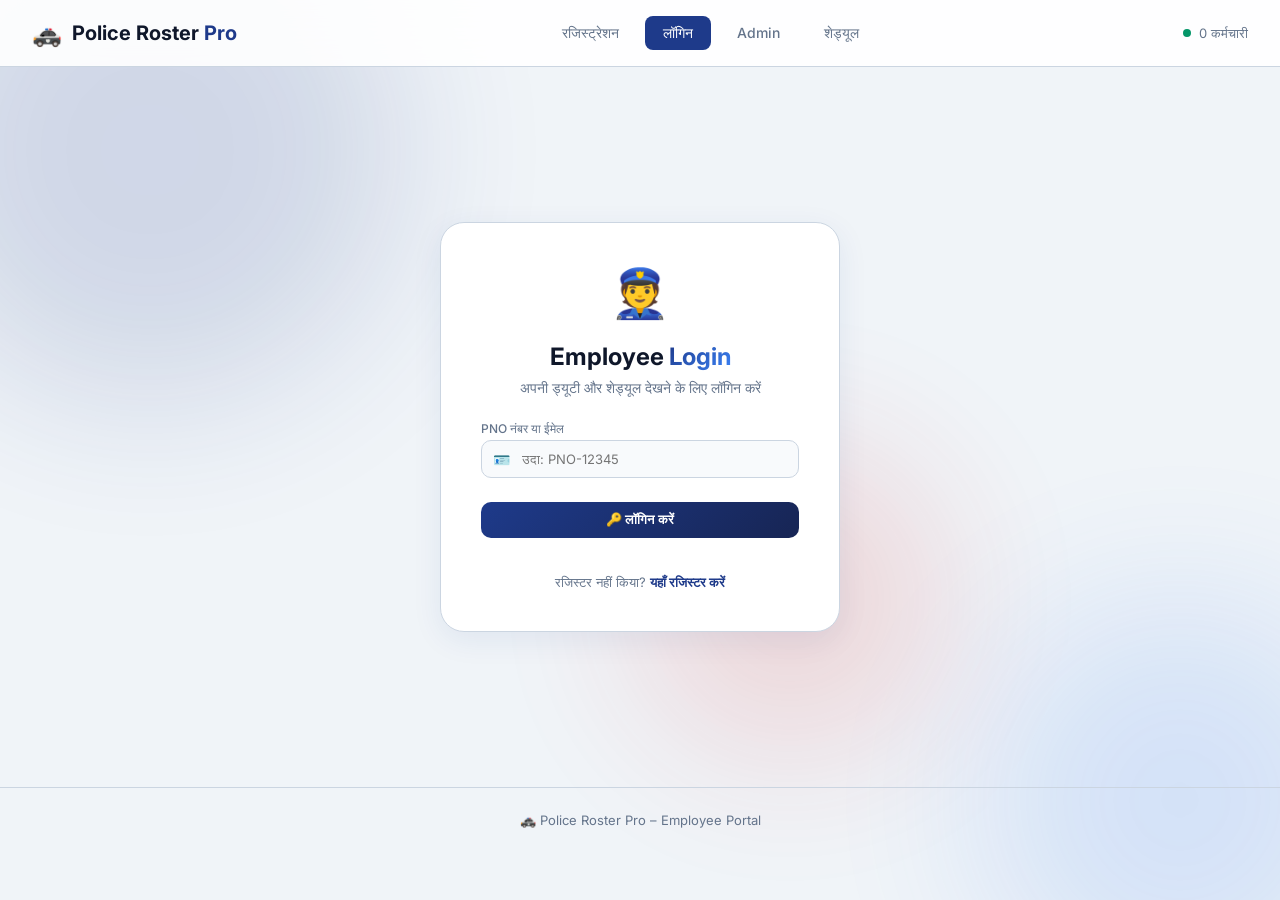
<file: login.html>
<!DOCTYPE html>
<html lang="hi">
<head>
  <meta charset="UTF-8"/>
  <meta name="viewport" content="width=device-width,initial-scale=1.0,maximum-scale=1.0"/>
  <title>Police Roster Pro – Employee Login</title>
  <link href="https://fonts.googleapis.com/css2?family=Inter:wght@300;400;500;600;700;800&display=swap" rel="stylesheet">
  <link rel="stylesheet" href="styles.css"/>
</head>
<body>
  <div class="bg-animated"><div class="orb orb-1"></div><div class="orb orb-2"></div><div class="orb orb-3"></div></div>

  <nav class="navbar">
    <div class="nav-brand"><span class="nav-logo">🚓</span><span class="nav-title">Police Roster <span class="accent">Pro</span></span></div>
    <div class="nav-links">
      <a href="index.html" class="nav-link">रजिस्ट्रेशन</a>
      <a href="login.html" class="nav-link active">लॉगिन</a>
      <a href="admin.html" class="nav-link">Admin</a>
      <a href="schedule.html" class="nav-link">शेड्यूल</a>
    </div>
    <div class="nav-badge"><span class="pulse-dot"></span><span id="nav-user-count">0 कर्मचारी</span></div>
    <button class="hamburger" id="hamburger" onclick="toggleMenu()" aria-label="Menu">
      <span></span><span></span><span></span>
    </button>
  </nav>
  <div class="mobile-nav" id="mobileNav">
    <a href="index.html" class="nav-link" onclick="closeMenu()">📝 रजिस्ट्रेशन</a>
    <a href="login.html" class="nav-link active" onclick="closeMenu()">🔑 लॉगिन</a>
    <a href="admin.html" class="nav-link" onclick="closeMenu()">🛡️ Admin डैशबोर्ड</a>
    <a href="schedule.html" class="nav-link" onclick="closeMenu()">📅 शेड्यूल</a>
  </div>

  <div id="loginSection" style="position:relative;z-index:2;min-height:80vh;display:flex;align-items:center;justify-content:center;">
    <div class="glass-card" style="max-width:400px;width:90%;text-align:center;">
      <div style="font-size:48px;margin-bottom:20px;">👮</div>
      <h2 style="margin-bottom:8px;">Employee <span class="gradient-text">Login</span></h2>
      <p style="color:var(--text-muted);font-size:14px;margin-bottom:24px;">अपनी ड्यूटी और शेड्यूल देखने के लिए लॉगिन करें</p>
      
      <div class="form-group" style="margin-bottom:24px;text-align:left;">
        <label>PNO नंबर या ईमेल</label>
        <div class="inp-wrap"><span class="inp-icon">🪪</span><input type="text" id="empId" placeholder="उदा: PNO-12345"/></div>
      </div>
      
      <button class="btn-next" onclick="handleEmpLogin()" style="width:100%;margin-bottom:16px;">🔑 लॉगिन करें</button>
      
      <p style="color:var(--text-muted);font-size:13px;margin-top:20px;">
        रजिस्टर नहीं किया? <a href="index.html" style="color:var(--primary);font-weight:600;">यहाँ रजिस्टर करें</a>
      </p>
    </div>
  </div>

  <div class="toast" id="toast"><span id="toast-msg"></span></div>
  <footer class="footer"><div class="container"><p>🚓 Police Roster Pro – Employee Portal</p></div></footer>

  <script src="app.js"></script>
  <script>
    function handleEmpLogin() {
      const pno = document.getElementById('empId').value.trim().toLowerCase();
      if (!pno) {
        return showToast('⚠️ PNO नंबर या ईमेल दर्ज करें!', 'warning');
      }
      
      const emps = getEmployees();
      const emp = emps.find(e => 
        (e.employeeId && e.employeeId.toLowerCase() === pno) || 
        (e.email && e.email.toLowerCase() === pno)
      );
      
      if (emp) {
        sessionStorage.setItem('isEmpLoggedIn', 'true');
        sessionStorage.setItem('loggedInEmpId', emp.id);
        showToast('✅ लॉगिन सफल!');
        setTimeout(() => {
          window.location.href = 'schedule.html';
        }, 1000);
      } else {
        showToast('❌ कर्मचारी नहीं मिला! कृपया सही PNO दर्ज करें।', 'error');
      }
    }

    function toggleMenu(){const h=document.getElementById('hamburger');const n=document.getElementById('mobileNav');h.classList.toggle('open');n.classList.toggle('open');}
    function closeMenu(){document.getElementById('hamburger').classList.remove('open');document.getElementById('mobileNav').classList.remove('open');}
    
    window.addEventListener('DOMContentLoaded', () => {
      updateNavCount();
    });
  </script>
</body>
</html>
</file>
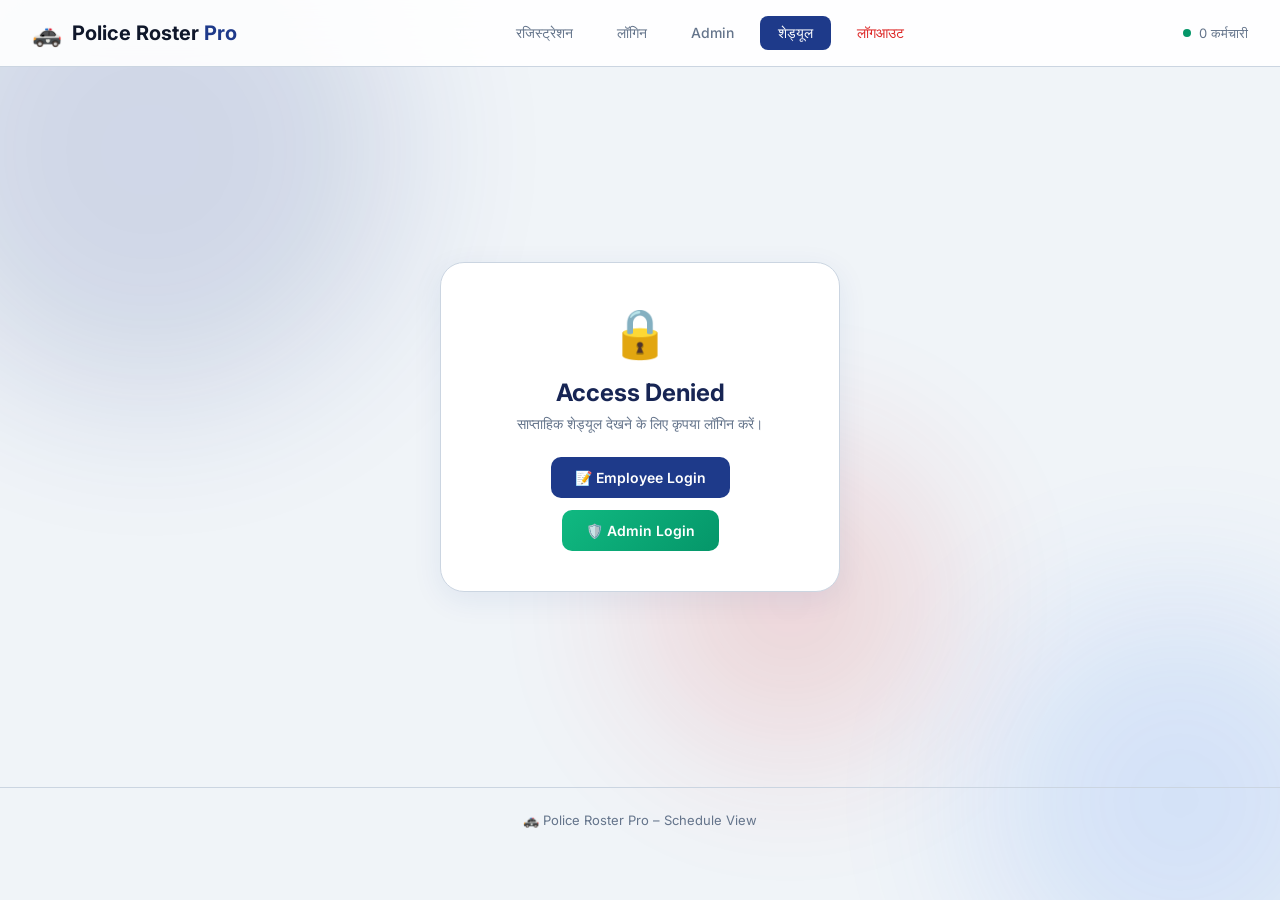
<file: schedule.html>
<!DOCTYPE html>
<html lang="hi">
<head>
  <meta charset="UTF-8"/>
  <meta name="viewport" content="width=device-width,initial-scale=1.0,maximum-scale=1.0"/>
  <title>Police Roster Pro – साप्ताहिक शेड्यूल</title>
  <link href="https://fonts.googleapis.com/css2?family=Inter:wght@300;400;500;600;700;800&display=swap" rel="stylesheet">
  <link rel="stylesheet" href="styles.css"/>
  <style>
    .sched-container { overflow-x: auto; }
    .sched-table { width: 100%; border-collapse: collapse; min-width: 700px; }
    .sched-table th { background: rgba(108,99,255,0.25); padding: 12px 10px; font-size: 13px; font-weight: 600; text-align: center; border: 1px solid var(--border); }
    .sched-table td { padding: 10px 8px; border: 1px solid var(--border); vertical-align: top; font-size: 12px; min-height: 60px; background: rgba(255,255,255,0.02); }
    .sched-table .shift-label { font-size: 13px; font-weight: 700; color: var(--primary); background: rgba(108,99,255,0.1); padding: 8px 12px; border-right: 2px solid var(--primary); }
    .emp-chip { display: inline-block; padding: 4px 10px; border-radius: 8px; font-size: 11px; font-weight: 500; margin: 2px; }
    .chip-morning { background: rgba(245,158,11,0.2); color: #f59e0b; border: 1px solid rgba(245,158,11,0.4); }
    .chip-afternoon { background: rgba(0,210,255,0.2); color: #00d2ff; border: 1px solid rgba(0,210,255,0.4); }
    .chip-night { background: rgba(167,139,250,0.2); color: #a78bfa; border: 1px solid rgba(167,139,250,0.4); }
    .chip-empty { background: rgba(239,68,68,0.15); color: #ef4444; border: 1px solid rgba(239,68,68,0.4); font-style: italic; }
    .swap-card { background: var(--card); border: 1px solid var(--border); border-radius: 16px; padding: 20px; margin-bottom: 12px; display: flex; align-items: center; justify-content: space-between; flex-wrap: wrap; gap: 12px; }
    .swap-info { font-size: 14px; }
    .swap-info strong { display: block; margin-bottom: 4px; }
    .swap-info small { color: var(--text-muted); font-size: 12px; }
    .swap-btns { display: flex; gap: 8px; }
    .btn-approve { padding: 8px 16px; background: rgba(16,185,129,0.2); border: 1px solid var(--success); color: var(--success); border-radius: 8px; cursor: pointer; font-size: 13px; transition: .2s; }
    .btn-approve:hover { background: var(--success); color: #fff; }
    .btn-reject { padding: 8px 16px; background: rgba(239,68,68,0.15); border: 1px solid var(--danger); color: var(--danger); border-radius: 8px; cursor: pointer; font-size: 13px; transition: .2s; }
    .btn-reject:hover { background: var(--danger); color: #fff; }
    .swap-form { background: var(--card); border: 1px solid var(--border); border-radius: 16px; padding: 24px; }
  </style>
</head>
<body>
  <div class="bg-animated"><div class="orb orb-1"></div><div class="orb orb-2"></div><div class="orb orb-3"></div></div>

  <nav class="navbar">
    <div class="nav-brand"><span class="nav-logo">🚓</span><span class="nav-title">Police Roster <span class="accent">Pro</span></span></div>
    <div class="nav-links">
      <a href="index.html" class="nav-link">रजिस्ट्रेशन</a>
      <a href="login.html" class="nav-link">लॉगिन</a>
      <a href="admin.html" class="nav-link">Admin</a>
      <a href="schedule.html" class="nav-link active">शेड्यूल</a>
      <a href="#" class="nav-link" onclick="handleLogout()" style="color:var(--danger)">लॉगआउट</a>
    </div>
    <div class="nav-badge"><span class="pulse-dot"></span><span id="nav-user-count">0 कर्मचारी</span></div>
    <button class="hamburger" id="hamburger" onclick="toggleMenu()" aria-label="Menu">
      <span></span><span></span><span></span>
    </button>
  </nav>
  <div class="mobile-nav" id="mobileNav">
    <a href="index.html" class="nav-link" onclick="closeMenu()">📝 रजिस्ट्रेशन</a>
    <a href="login.html" class="nav-link" onclick="closeMenu()">🔑 लॉगिन</a>
    <a href="admin.html" class="nav-link" onclick="closeMenu()">🛡️ Admin डैशबोर्ड</a>
    <a href="schedule.html" class="nav-link active" onclick="closeMenu()">📅 शेड्यूल</a>
  </div>

  <div id="accessDenied" style="display:none;position:relative;z-index:2;min-height:80vh;align-items:center;justify-content:center;">
    <div class="glass-card" style="text-align:center;max-width:400px;width:90%;">
      <div style="font-size:48px;margin-bottom:16px;">🔒</div>
      <h2 style="font-size:24px;margin-bottom:8px;color:var(--primary-dark);">Access Denied</h2>
      <p style="color:var(--text-muted);font-size:14px;margin-bottom:24px;">साप्ताहिक शेड्यूल देखने के लिए कृपया लॉगिन करें।</p>
      <div style="display:flex;gap:12px;justify-content:center;flex-wrap:wrap;">
        <a href="login.html" class="btn-pri-link">📝 Employee Login</a>
        <a href="admin.html" class="btn-pri-link" style="background:linear-gradient(135deg,#10b981,#059669)">🛡️ Admin Login</a>
      </div>
    </div>
  </div>

  <div id="mainContent" style="display:none;position:relative;z-index:1;padding:30px 0;">
    <div class="container" style="max-width:1100px">

      <div class="page-header">
        <h1>📅 साप्ताहिक <span class="gradient-text">शिफ्ट शेड्यूल</span></h1>
        <p>AI द्वारा ऑटोमैटिक जेनरेट किया गया साप्ताहिक ड्यूटी चार्ट</p>
      </div>

      <!-- STATS -->
      <div class="stats-row" id="schedStats"></div>

      <!-- ACTIONS -->
      <div class="glass-card admin-actions" style="margin-bottom:24px;display:flex;flex-wrap:wrap;gap:12px;align-items:center">
        <h3 style="flex:1">🔧 शेड्यूल टूल्स</h3>
        <button class="btn-next" onclick="runAI()" style="font-size:13px;padding:10px 20px">🤖 AI रीजनरेट</button>
        <button class="btn-next" onclick="exportCSV()" style="font-size:13px;padding:10px 20px;background:linear-gradient(135deg,#10b981,#059669)">📥 CSV</button>
        <button class="btn-next" onclick="window.print()" style="font-size:13px;padding:10px 20px;background:linear-gradient(135deg,#ef4444,#b91c1c)">🖨️ Print</button>
      </div>

      <!-- SCHEDULE TABLE -->
      <div class="glass-card" style="margin-bottom:30px" id="fullScheduleCard">
        <h3 style="margin-bottom:16px">📊 सम्पूर्ण शिफ्ट ग्रिड (Only Admin)</h3>
        <div class="sched-container" id="schedGrid">
          <p style="color:var(--text-muted);font-size:14px">शेड्यूल लोड हो रहा है...</p>
        </div>
      </div>

      <!-- SWAP REQUESTS -->
      <div class="glass-card" style="margin-bottom:24px">
        <h3 style="margin-bottom:16px">🔄 शिफ्ट स्वैप रिक्वेस्ट</h3>
        <div id="swapList"><p style="color:var(--text-muted);font-size:14px">कोई स्वैप रिक्वेस्ट नहीं।</p></div>
        <div class="swap-form" style="margin-top:16px">
          <h4 style="margin-bottom:16px">नई स्वैप रिक्वेस्ट</h4>
          <div class="form-grid">
            <div class="form-group">
              <label>आपकी शिफ्ट (ID)</label>
              <div class="inp-wrap"><span class="inp-icon">📌</span><input type="text" id="swapFrom" placeholder="ASGN-XXXX"/></div>
            </div>
            <div class="form-group">
              <label>जिससे बदलें (नाम)</label>
              <div class="inp-wrap"><span class="inp-icon">👤</span><input type="text" id="swapWith" placeholder="कर्मचारी नाम"/></div>
            </div>
            <div class="form-group full" style="grid-column:1/-1">
              <label>कारण</label>
              <textarea id="swapReason" placeholder="स्वैप का कारण..." rows="2"></textarea>
            </div>
          </div>
          <button class="btn-next" onclick="submitSwap()" style="margin-top:12px;font-size:13px;padding:10px 24px">📤 स्वैप रिक्वेस्ट भेजें</button>
        </div>
      </div>

      <!-- MY SCHEDULE LOOKUP -->
      <div class="glass-card">
        <h3 style="margin-bottom:16px">🔍 अपना शेड्यूल देखें</h3>
        <div style="display:flex;gap:12px;flex-wrap:wrap">
          <div class="inp-wrap" style="flex:1"><span class="inp-icon">🪪</span><input type="text" id="lookupPNO" placeholder="अपना PNO नंबर दर्ज करें (जैसे: PNO-12345)..."/></div>
          <button class="btn-next" onclick="lookupSchedule()" style="font-size:13px;padding:10px 24px">🔍 खोजें</button>
        </div>
        <div id="lookupResult" style="margin-top:16px"></div>
      </div>

    </div>
  </div>

  <div class="toast" id="toast"><span id="toast-msg"></span></div>
  <footer class="footer"><div class="container"><p>🚓 Police Roster Pro – Schedule View</p></div></footer>

  <script src="app.js"></script>
  <script src="ai-scheduler.js"></script>
  <script>
    const DAYS_HI = { monday:'सोमवार', tuesday:'मंगलवार', wednesday:'बुधवार', thursday:'गुरुवार', friday:'शुक्रवार', saturday:'शनिवार', sunday:'रविवार' };
    const SWAPS_KEY = 'shiftmaster_swaps';
    function getSwaps() { return JSON.parse(localStorage.getItem(SWAPS_KEY) || '[]'); }
    function saveSwaps(arr) { localStorage.setItem(SWAPS_KEY, JSON.stringify(arr)); }

    function renderScheduleGrid() {
      const assigns = getAssignments();
      const days = ['monday','tuesday','wednesday','thursday','friday','saturday','sunday'];
      const shifts = ['morning','afternoon','night'];
      const shiftLabels = { morning: '🌅 Morning<br/><small>6AM–2PM</small>', afternoon: '☀️ Afternoon<br/><small>2PM–10PM</small>', night: '🌙 Night<br/><small>10PM–6AM</small>' };
      const chipClass = { morning: 'chip-morning', afternoon: 'chip-afternoon', night: 'chip-night' };

      let html = `<table class="sched-table"><thead><tr><th>शिफ्ट</th>${days.map(d => `<th>${DAYS_HI[d]}</th>`).join('')}</tr></thead><tbody>`;

      shifts.forEach(shift => {
        html += `<tr><td class="shift-label">${shiftLabels[shift]}</td>`;
        days.forEach(day => {
          const cell = assigns.filter(a => a.shift === shift && a.day === day);
          html += `<td>`;
          if (cell.length === 0) {
            html += `<span class="emp-chip chip-empty">खाली</span>`;
          } else {
            cell.forEach(a => {
              if (a.status === 'unassigned') html += `<span class="emp-chip chip-empty">⚠️ खाली</span>`;
              else html += `<span class="emp-chip ${chipClass[shift]}">${a.employeeName}<br/><small style="font-size:9px;color:inherit;opacity:0.8">${a.location || 'Location Not Set'}</small></span>`;
            });
          }
          html += `</td>`;
        });
        html += `</tr>`;
      });

      html += `</tbody></table>`;
      document.getElementById('schedGrid').innerHTML = html;
    }

    function renderStats() {
      const emps = getEmployees();
      const assigns = getAssignments();
      const unassigned = assigns.filter(a => a.status === 'unassigned').length;
      const assigned = assigns.filter(a => a.status === 'assigned').length;
      document.getElementById('schedStats').innerHTML = `
        <div class="stat-card"><div class="stat-card-icon">👥</div><div><div class="stat-card-val">${emps.length}</div><div class="stat-card-lbl">कर्मचारी</div></div></div>
        <div class="stat-card"><div class="stat-card-icon">✅</div><div><div class="stat-card-val">${assigned}</div><div class="stat-card-lbl">भरी शिफ्ट</div></div></div>
        <div class="stat-card"><div class="stat-card-icon">🚨</div><div><div class="stat-card-val">${unassigned}</div><div class="stat-card-lbl">खाली शिफ्ट</div></div></div>
        <div class="stat-card"><div class="stat-card-icon">🔄</div><div><div class="stat-card-val">${getSwaps().length}</div><div class="stat-card-lbl">स्वैप रिक्वेस्ट</div></div></div>
      `;
    }

    function renderSwaps() {
      const swaps = getSwaps();
      const container = document.getElementById('swapList');
      if (swaps.length === 0) { container.innerHTML = '<p style="color:var(--text-muted);font-size:14px">कोई स्वैप रिक्वेस्ट नहीं।</p>'; return; }
      container.innerHTML = swaps.map(s => `
        <div class="swap-card">
          <div class="swap-info">
            <strong>🔄 ${s.fromName} → ${s.withName}</strong>
            <small>कारण: ${s.reason} | स्टेटस: <span class="badge badge-${s.status === 'pending' ? 'warning' : s.status === 'approved' ? 'success' : 'danger'}">${s.status}</span></small>
          </div>
          ${s.status === 'pending' ? `<div class="swap-btns">
            <button class="btn-approve" onclick="approveSwap('${s.id}')">✅ Approve</button>
            <button class="btn-reject" onclick="rejectSwap('${s.id}')">❌ Reject</button>
          </div>` : ''}
        </div>`).join('');
    }

    function submitSwap() {
      const from = document.getElementById('swapFrom').value.trim();
      const withName = document.getElementById('swapWith').value.trim();
      const reason = document.getElementById('swapReason').value.trim();
      if (!from || !withName) { showToast('⚠️ सभी फील्ड भरें'); return; }
      const swaps = getSwaps();
      swaps.push({ id: 'SWP-' + Date.now(), fromName: from, withName, reason, status: 'pending', createdAt: new Date().toISOString() });
      saveSwaps(swaps);
      document.getElementById('swapFrom').value = '';
      document.getElementById('swapWith').value = '';
      document.getElementById('swapReason').value = '';
      renderSwaps();
      renderStats();
      showToast('📤 स्वैप रिक्वेस्ट भेजी गई! Admin अप्रूवल का इंतज़ार करें।');
    }

    function approveSwap(id) {
      const swaps = getSwaps();
      const s = swaps.find(x => x.id === id);
      if (s) { s.status = 'approved'; saveSwaps(swaps); renderSwaps(); showToast('✅ स्वैप अप्रूव!'); }
    }
    function rejectSwap(id) {
      const swaps = getSwaps();
      const s = swaps.find(x => x.id === id);
      if (s) { s.status = 'rejected'; saveSwaps(swaps); renderSwaps(); showToast('❌ स्वैप रिजेक्ट।'); }
    }

    function lookupSchedule() {
      const pno = document.getElementById('lookupPNO').value.trim().toLowerCase();
      const emps = getEmployees();
      const assigns = getAssignments();
      const emp = emps.find(e => (e.employeeId && e.employeeId.toLowerCase() === pno) || e.email.toLowerCase() === pno);
      const result = document.getElementById('lookupResult');
      if (!emp) { result.innerHTML = '<div class="alert-box alert-danger">❌ PNO या ईमेल नहीं मिला।</div>'; return; }
      const myShifts = assigns.filter(a => a.employeeId === emp.id && a.status === 'assigned');
      if (myShifts.length === 0) { result.innerHTML = '<div class="alert-box alert-warning">⚠️ अभी तक कोई शिफ्ट असाइन नहीं।</div>'; return; }
      result.innerHTML = `<div class="alert-box alert-success" style="flex-direction:column;align-items:flex-start">
        <strong>👤 ${emp.fullName} की शिफ्ट्स:</strong>
        <div style="margin-top:10px;display:flex;flex-wrap:wrap;gap:8px">
          ${myShifts.map(s => `<span class="badge badge-${s.shift}">${s.shiftIcon} ${s.shiftLabel} | ${DAYS_HI[s.day]} | ${s.date}</span>`).join('')}
        </div>
      </div>`;
    }

    function exportCSV() {
      const assigns = getAssignments();
      if (assigns.length === 0) { showToast('कोई डेटा नहीं!'); return; }
      const header = ['Date','Day','Shift','Employee','Status'];
      const rows = assigns.map(a => [a.date, a.day, a.shiftLabel, a.employeeName, a.status]);
      const csv = [header, ...rows].map(r => r.join(',')).join('\n');
      const blob = new Blob([csv], { type: 'text/csv' });
      const url = URL.createObjectURL(blob);
      const link = document.createElement('a'); link.href = url; link.download = 'schedule.csv'; link.click();
      showToast('📥 CSV डाउनलोड हो रहा है...');
    }

    function runAI() {
      const emps = getEmployees();
      if (emps.length === 0) { showToast('⚠️ कर्मचारी नहीं!'); return; }
      const assigns = window.AIScheduler.assign(emps);
      saveAssignments(assigns);
      renderAll();
      showToast('✅ AI शेड्यूल रीजनरेट हो गया!');
    }

    function renderAll() {
      updateNavCount();
      renderStats();
      renderScheduleGrid();
      renderSwaps();
    }

    function checkAuth() {
      const isEmp = sessionStorage.getItem('isEmpLoggedIn') === 'true';
      const isAdmin = sessionStorage.getItem('isAdminLoggedIn') === 'true';
      
      if (isEmp || isAdmin) {
        document.getElementById('mainContent').style.display = 'block';
        if (!isAdmin) {
          const tools = document.querySelector('.admin-actions');
          if (tools) tools.style.display = 'none';
          
          const swapApproveBtns = document.querySelectorAll('.swap-btns');
          swapApproveBtns.forEach(btn => btn.style.display = 'none');
          
          document.getElementById('fullScheduleCard').style.display = 'none';
          document.getElementById('schedStats').style.display = 'none';
        }
        renderAll();
      } else {
        document.getElementById('accessDenied').style.display = 'flex';
      }
    }

    function handleLogout() {
      sessionStorage.removeItem('isEmpLoggedIn');
      sessionStorage.removeItem('isAdminLoggedIn');
      window.location.reload();
    }

    window.addEventListener('DOMContentLoaded', checkAuth);
  </script>
</body>
</html>
</file>
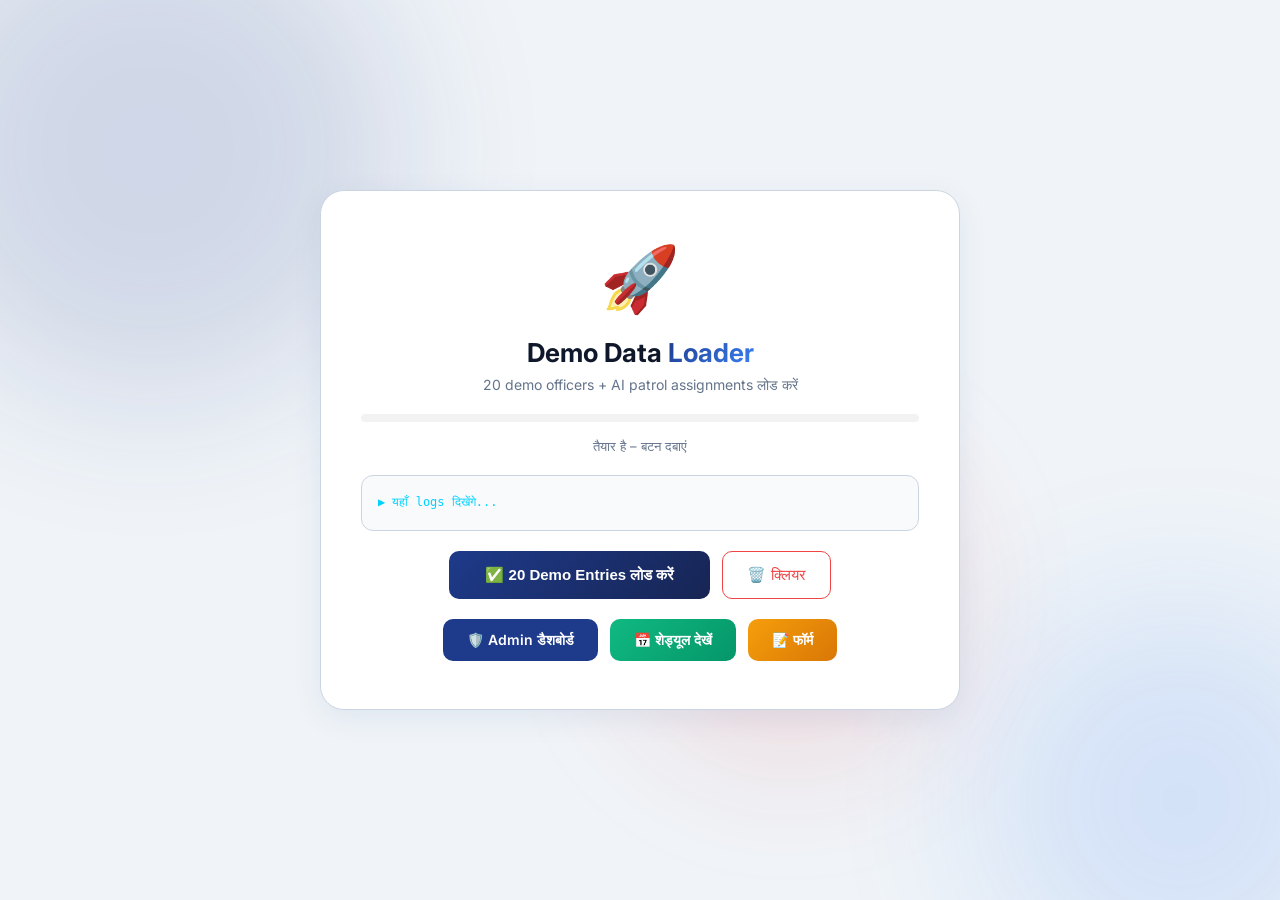
<file: seed-demo.html>
<!DOCTYPE html>
<html lang="hi">
<head>
  <meta charset="UTF-8"/>
  <meta name="viewport" content="width=device-width,initial-scale=1.0"/>
  <title>Police Roster Pro – Demo Data Loader</title>
  <link href="https://fonts.googleapis.com/css2?family=Inter:wght@400;600;700&display=swap" rel="stylesheet">
  <link rel="stylesheet" href="styles.css"/>
  <style>
    .seed-wrap{position:relative;z-index:1;min-height:100vh;display:flex;align-items:center;justify-content:center;}
    .seed-box{background:var(--card);backdrop-filter:blur(20px);border:1px solid var(--border);border-radius:24px;padding:48px 40px;max-width:640px;width:90%;text-align:center;box-shadow:var(--shadow);}
    .seed-icon{font-size:64px;margin-bottom:20px;display:block;}
    .log-area{background:#f8fafc;border:1px solid var(--border);border-radius:12px;padding:16px;text-align:left;max-height:260px;overflow-y:auto;font-size:12px;font-family:monospace;line-height:1.8;margin:20px 0;color:var(--text);}
    .log-ok{color:#10b981;}
    .log-warn{color:#f59e0b;}
    .log-info{color:#00d2ff;}
    .progress-bar-wrap{background:rgba(0,0,0,0.05);border-radius:50px;height:8px;margin:16px 0;overflow:hidden;}
    .progress-bar-fill{height:100%;background:linear-gradient(90deg,var(--primary),var(--secondary));border-radius:50px;transition:width .3s ease;width:0%;}
    @media(max-width:600px){
      .seed-box{padding:30px 20px;}
      .seed-icon{font-size:48px;}
      h2{font-size:20px !important;}
      .btn-next, .btn-prev { width: 100%; }
    }
  </style>
</head>
<body>
  <div class="bg-animated"><div class="orb orb-1"></div><div class="orb orb-2"></div><div class="orb orb-3"></div></div>

  <div class="seed-wrap">
    <div class="seed-box">
      <span class="seed-icon">🚀</span>
      <h2 style="font-size:26px;font-weight:700;margin-bottom:8px">Demo Data <span class="gradient-text">Loader</span></h2>
      <p style="color:var(--text-muted);font-size:14px;margin-bottom:20px">20 demo officers + AI patrol assignments लोड करें</p>

      <div class="progress-bar-wrap"><div class="progress-bar-fill" id="pbar"></div></div>
      <p id="progress-label" style="font-size:13px;color:var(--text-muted);">तैयार है – बटन दबाएं</p>

      <div class="log-area" id="logArea"><span class="log-info">▶ यहाँ logs दिखेंगे...</span></div>

      <div style="display:flex;gap:12px;justify-content:center;flex-wrap:wrap">
        <button class="btn-next" id="loadBtn" onclick="loadDemo()" style="padding:14px 36px;font-size:15px">
          ✅ 20 Demo Entries लोड करें
        </button>
        <button class="btn-prev" onclick="clearData()" style="padding:14px 24px;font-size:15px;border-color:#ef4444;color:#ef4444">
          🗑️ क्लियर
        </button>
      </div>

      <div style="display:flex;gap:12px;justify-content:center;margin-top:20px;flex-wrap:wrap">
        <a href="admin.html" class="btn-pri-link">🛡️ Admin डैशबोर्ड</a>
        <a href="schedule.html" class="btn-pri-link" style="background:linear-gradient(135deg,#10b981,#059669)">📅 शेड्यूल देखें</a>
        <a href="index.html" class="btn-pri-link" style="background:linear-gradient(135deg,#f59e0b,#d97706)">📝 फॉर्म</a>
      </div>
    </div>
  </div>


  <div class="toast" id="toast"><span id="toast-msg"></span></div>
  <script src="app.js"></script>
  <script src="ai-scheduler.js"></script>
  <script>
    const firstNames = ["राजेश", "प्रिया", "अमित", "सुनीता", "विकास", "अनीता", "संजय", "कविता", "रोहन", "पूजा", "दिनेश", "ममता", "नितिन", "रेखा", "अजय", "शालिनी", "हरीश", "नेहा", "भूपेंद्र", "आरती", "विजय", "संगीता", "मनोज", "लक्ष्मी", "सुरेश", "दीपक", "मनीषा", "प्रमोद", "सरिता", "अरुण", "नीलम", "पवन", "किरण", "सतीश", "मीनाक्षी", "राजीव", "ज्योति", "कुणाल", "रूपा", "ओम प्रकाश", "श्वेता", "मनीष", "दिव्या", "संदीप", "अनुराधा", "वरुण", "खुशबू", "ऋषभ", "किरण", "सुनील"];
    const lastNames = ["शर्मा", "सिंह", "वर्मा", "देवी", "यादव", "गुप्ता", "पटेल", "तिवारी", "मिश्रा", "राय", "चौधरी", "शुक्ला", "जोशी", "त्रिपाठी", "कुमार", "पांडे", "कौर", "रावत", "बिष्ट", "जैन", "मौर्य", "धवन", "रानी", "पंत", "बेदी", "शेट्टी"];
    const UP_DISTRICTS = ["Agra","Aligarh","Allahabad","Ambedkar Nagar","Amethi","Amroha","Auraiya","Azamgarh","Baghpat","Bahraich","Ballia","Balrampur","Banda","Barabanki","Bareilly","Basti","Bhadohi","Bijnor","Budaun","Bulandshahr","Chandauli","Chitrakoot","Deoria","Etah","Etawah","Faizabad","Farrukhabad","Fatehpur","Firozabad","Gautam Buddha Nagar","Ghaziabad","Ghazipur","Gonda","Gorakhpur","Hamirpur","Hapur","Hardoi","Hathras","Jalaun","Jaunpur","Jhansi","Kannauj","Kanpur Dehat","Kanpur Nagar","Kasganj","Kaushambi","Kheri","Kushinagar","Lalitpur","Lucknow","Maharajganj","Mahoba","Mainpuri","Mathura","Mau","Meerut","Mirzapur","Moradabad","Muzaffarnagar","Pilibhit","Pratapgarh","Raebareli","Rampur","Saharanpur","Sambhal","Sant Kabir Nagar","Shahjahanpur","Shamli","Shravasti","Siddharthnagar","Sitapur","Sonbhadra","Sultanpur","Unnao","Varanasi"];
    const depts = ["patrol", "traffic", "admin", "investigation", "control_room", "emergency"];
    const dayOptions = [["monday","tuesday","wednesday","thursday","friday"], ["monday","wednesday","friday","saturday","sunday"], ["tuesday","thursday","saturday"], ["saturday","sunday"], ["monday","tuesday","friday","saturday"], ["tuesday","thursday","saturday","sunday"]];
    const timeOptions = [["morning"], ["afternoon"], ["night"], ["morning","afternoon"], ["afternoon","night"], ["morning","night"], ["morning","afternoon","night"]];
    const prefOptions = ["morning", "afternoon", "night", "any"];
    const rankOptions = ["कांस्टेबल", "हेड कांस्टेबल", "उप-निरीक्षक", "निरीक्षक", "CO / DSP"];
    const skillOptions = ["first_aid", "riot_control", "cyber_crime", "vip_security", "driving", "marksman", "investigation", "traffic_control"];

    function generateEmployees(count) {
      const employees = [];
      for (let i = 1; i <= count; i++) {
        const fn = firstNames[(i * 3) % firstNames.length];
        const ln = lastNames[(i * 7) % lastNames.length];
        const email = `${fn.split(' ')[0].toLowerCase()}.${ln.toLowerCase()}${i}@demo.com`;
        const phone = `+91 98${String(Math.floor(10000000 + Math.random() * 90000000))}`;
        const dept = depts[i % depts.length];
        const exp = Math.floor(Math.random() * 15) + 1;
        const days = dayOptions[i % dayOptions.length];
        const timeSlots = timeOptions[i % timeOptions.length];
        const prefShift = prefOptions[i % prefOptions.length];
        const numSkills = (i % 3) + 1;
        const skills = [];
        for(let j = 0; j < numSkills; j++) {
          skills.push(skillOptions[(i + j * 2) % skillOptions.length]);
        }

        employees.push({
          fullName: `${fn} ${ln}`,
          email: email,
          phone: phone,
          district: UP_DISTRICTS[Math.floor(Math.random() * UP_DISTRICTS.length)],
          department: dept,
          rank: rankOptions[i % rankOptions.length],
          employeeId: `PNO-${String(i).padStart(5, '0')}`,
          experience: exp,
          days: days,
          timeSlots: timeSlots,
          preferredShift: prefShift,
          skills: [...new Set(skills)]
        });
      }
      return employees;
    }

    const DEMO_EMPLOYEES = generateEmployees(20);

    function log(msg, type='ok') {
      const area = document.getElementById('logArea');
      const line = document.createElement('div');
      line.className = 'log-' + type;
      line.innerHTML = msg;
      area.appendChild(line);
      area.scrollTop = area.scrollHeight;
    }

    function clearLog() {
      document.getElementById('logArea').innerHTML = '';
    }

    async function loadDemo() {
      const btn = document.getElementById('loadBtn');
      btn.disabled = true;
      btn.textContent = '⏳ लोड हो रहा है...';
      clearLog();

      log('🚀 Demo data load शुरू...', 'info');
      log('─────────────────────────────', 'info');

      const existing = getEmployees();
      const existingEmails = existing.map(e => e.email.toLowerCase());

      let added = 0, skipped = 0;

      for (let i = 0; i < DEMO_EMPLOYEES.length; i++) {
        await new Promise(r => setTimeout(r, 60)); // small delay for animation

        const d = DEMO_EMPLOYEES[i];
        const pct = Math.round(((i + 1) / DEMO_EMPLOYEES.length) * 100);
        document.getElementById('pbar').style.width = pct + '%';
        document.getElementById('progress-label').textContent = `${i + 1}/20 – ${d.fullName}`;

        if (existingEmails.includes(d.email.toLowerCase())) {
          log(`⚠️ [${i+1}] ${d.fullName} – Already exists, skip`, 'warn');
          skipped++;
          continue;
        }

        const emp = {
          id: d.employeeId || ('EMP-' + Date.now() + i),
          fullName: d.fullName,
          email: d.email,
          phone: d.phone,
          department: d.department,
          rank: d.rank,
          employeeId: d.employeeId,
          experience: d.experience,
          days: d.days,
          timeSlots: d.timeSlots,
          hoursPerWeek: 40,
          preferredShift: d.preferredShift,
          skills: d.skills,
          notes: 'Demo entry',
          registeredAt: new Date().toISOString(),
          assignedShifts: 0
        };

        existing.push(emp);
        existingEmails.push(d.email.toLowerCase());
        log(`✅ [${i+1}] ${d.fullName} (${d.department}) – ${d.skills.length} skills`, 'ok');
        added++;
      }

      saveEmployees(existing);
      log('─────────────────────────────', 'info');
      log(`📊 ${added} जोड़े | ${skipped} पहले से थे`, 'info');
      log('🤖 AI Scheduler चल रहा है...', 'info');

      await new Promise(r => setTimeout(r, 300));

      const assignments = window.AIScheduler.assign(existing);
      saveAssignments(assignments);

      const filled = assignments.filter(a => a.status === 'assigned').length;
      const empty = assignments.filter(a => a.status === 'unassigned').length;

      log(`✅ ${assignments.length} असाइनमेंट जेनरेट | ${filled} भरे | ${empty} खाली`, 'ok');

      const alerts = window.AIScheduler.detectImbalances(existing, assignments);
      if (alerts.length === 0) log('✅ कोई असंतुलन नहीं! सब ठीक है।', 'ok');
      else alerts.forEach(a => log(a.msg, a.type === 'danger' ? 'warn' : 'info'));

      log('─────────────────────────────', 'info');
      log('🎉 Demo data सफलतापूर्वक लोड!', 'ok');

      document.getElementById('progress-label').textContent = `✅ पूरा! ${existing.length} कर्मचारी, ${assignments.length} शिफ्ट्स`;
      btn.disabled = false;
      btn.textContent = '🔁 फिर से लोड करें';

      showToast(`🎉 ${added} officers + ${assignments.length} shifts लोड!`);
    }

    function clearData() {
      if (!confirm('सभी डेटा डिलीट करें?')) return;
      saveEmployees([]);
      saveAssignments([]);
      clearLog();
      document.getElementById('pbar').style.width = '0%';
      document.getElementById('progress-label').textContent = 'तैयार है – बटन दबाएं';
      document.getElementById('loadBtn').textContent = '✅ 20 Demo Entries लोड करें';
      log('🗑️ सभी डेटा क्लियर कर दिया गया।', 'warn');
      showToast('🗑️ डेटा क्लियर।');
    }

    // Show existing count on load
    window.addEventListener('DOMContentLoaded', () => {
      updateNavCount();
      const count = getEmployees().length;
      if (count > 0) log(`ℹ️ पहले से ${count} employees हैं।`, 'info');
    });
  </script>
</body>
</html>
</file>
<file: styles.css>
:root {
  --primary: #1e3a8a;       /* Strong Police Navy Blue */
  --primary-dark: #172554;  /* Deepest Blue */
  --secondary: #3b82f6;     /* Bright Blue */
  --accent: #dc2626;        /* Red for alerts/police siren vibe */
  --bg: #f0f4f8;            /* Clean light gray-blue background */
  --bg2: #e2e8f0;           /* Slightly darker for contrast */
  --card: #ffffff;          /* Pure white cards */
  --border: #cbd5e1;        /* Soft gray border */
  --text: #0f172a;          /* Very dark blue/slate for high contrast text */
  --text-muted: #64748b;    /* Muted slate */
  --success: #059669;       /* Emerald green */
  --warning: #d97706;       /* Amber */
  --danger: #dc2626;        /* Red */
  --radius: 12px;
  --shadow: 0 8px 30px rgba(30, 58, 138, 0.08); /* Navy-tinted soft shadow */
}
*{margin:0;padding:0;box-sizing:border-box;}
body{font-family:'Inter',sans-serif;background:var(--bg);color:var(--text);min-height:100vh;overflow-x:hidden;}
a{text-decoration:none;color:inherit;}

/* BG */
.bg-animated{position:fixed;inset:0;z-index:0;pointer-events:none;}
.orb{position:absolute;border-radius:50%;filter:blur(80px);opacity:0.15;animation:float 8s ease-in-out infinite;}
.orb-1{width:500px;height:500px;background:var(--primary);top:-100px;left:-100px;animation-delay:0s;}
.orb-2{width:400px;height:400px;background:var(--secondary);bottom:-100px;right:-100px;animation-delay:3s;}
.orb-3{width:300px;height:300px;background:var(--accent);top:50%;left:50%;animation-delay:6s;}
@keyframes float{0%,100%{transform:translateY(0) scale(1);}50%{transform:translateY(-30px) scale(1.05);}}

/* NAVBAR */
.navbar{position:sticky;top:0;z-index:100;display:flex;align-items:center;justify-content:space-between;padding:16px 32px;background:rgba(255,255,255,0.9);backdrop-filter:blur(20px);border-bottom:1px solid var(--border);}
.nav-brand{display:flex;align-items:center;gap:10px;}
.nav-logo{font-size:24px;}
.nav-title{font-size:20px;font-weight:700;}
.accent{color:var(--primary);}
.nav-links{display:flex;gap:8px;}
.nav-link{padding:8px 18px;border-radius:8px;color:var(--text-muted);font-size:14px;font-weight:500;transition:.2s;}
.nav-link:hover,.nav-link.active{background:var(--primary);color:#fff;}
.nav-badge{display:flex;align-items:center;gap:8px;font-size:13px;color:var(--text-muted);}
.pulse-dot{width:8px;height:8px;border-radius:50%;background:var(--success);animation:pulse 2s infinite;}
@keyframes pulse{0%,100%{opacity:1;transform:scale(1);}50%{opacity:.5;transform:scale(1.3);}}

/* HERO */
.hero{position:relative;z-index:1;display:flex;align-items:center;justify-content:space-between;padding:80px 60px;gap:40px;min-height:85vh;}
.hero-content{flex:1;max-width:580px;}
.hero-badge{display:inline-block;padding:8px 20px;background:rgba(108,99,255,0.2);border:1px solid var(--primary);border-radius:50px;font-size:13px;font-weight:600;color:var(--primary);margin-bottom:24px;}
.hero-title{font-size:clamp(36px,5vw,64px);font-weight:800;line-height:1.15;margin-bottom:20px;}
.gradient-text{background:linear-gradient(135deg,var(--primary),var(--secondary));-webkit-background-clip:text;-webkit-text-fill-color:transparent;background-clip:text;}
.hero-sub{font-size:18px;color:var(--text-muted);line-height:1.7;margin-bottom:40px;}
.hero-stats{display:flex;align-items:center;gap:24px;}
.stat{display:flex;flex-direction:column;align-items:center;}
.stat-n{font-size:32px;font-weight:800;color:var(--primary);}
.stat-l{font-size:12px;color:var(--text-muted);}
.stat-div{width:1px;height:40px;background:var(--border);}
.hero-cards{flex:1;position:relative;height:300px;max-width:400px;}
.float-card{position:absolute;padding:14px 22px;border-radius:14px;background:rgba(255,255,255,0.95);backdrop-filter:blur(10px);border:1px solid var(--border);font-size:14px;font-weight:600;display:flex;align-items:center;gap:10px;animation:floatCard 4s ease-in-out infinite;box-shadow:0 4px 15px rgba(0,0,0,0.05);}
.fc-1{top:0;left:0;animation-delay:0s;}
.fc-2{top:100px;right:0;animation-delay:1.5s;}
.fc-3{bottom:0;left:40px;animation-delay:3s;}
@keyframes floatCard{0%,100%{transform:translateY(0);}50%{transform:translateY(-12px);}}
.badge-g{padding:3px 10px;background:rgba(16,185,129,0.2);border:1px solid var(--success);border-radius:50px;font-size:11px;color:var(--success);}
.badge-b{padding:3px 10px;background:rgba(0,210,255,0.2);border:1px solid var(--secondary);border-radius:50px;font-size:11px;color:var(--secondary);}
.badge-p{padding:3px 10px;background:rgba(108,99,255,0.2);border:1px solid var(--primary);border-radius:50px;font-size:11px;color:var(--primary);}

/* FORM SECTION */
.form-section{position:relative;z-index:1;padding:60px 0;}
.container{max-width:900px;margin:0 auto;padding:0 24px;}
.section-header{text-align:center;margin-bottom:40px;}
.section-header h2{font-size:32px;font-weight:700;margin-bottom:10px;}
.section-header p{color:var(--text-muted);font-size:16px;}
.glass-card{background:var(--card);border:1px solid var(--border);border-radius:24px;padding:40px;box-shadow:var(--shadow);}

/* PROGRESS */
.form-progress{display:flex;align-items:center;margin-bottom:40px;}
.prog-step{display:flex;flex-direction:column;align-items:center;gap:6px;flex:1;}
.step-circle{width:40px;height:40px;border-radius:50%;background:#e2e8f0;border:2px solid var(--border);display:flex;align-items:center;justify-content:center;font-weight:600;font-size:14px;transition:.3s;}
.prog-step.active .step-circle{background:var(--primary);border-color:var(--primary);box-shadow:0 0 20px rgba(108,99,255,0.5);}
.prog-step.done .step-circle{background:var(--success);border-color:var(--success);}
.prog-step span{font-size:12px;color:var(--text-muted);}
.prog-step.active span{color:var(--primary);}
.prog-line{flex:2;height:2px;background:var(--border);}

/* FORM STEPS */
.form-step{display:none;}
.form-step.active{display:block;animation:fadeIn .3s ease;}
@keyframes fadeIn{from{opacity:0;transform:translateY(10px);}to{opacity:1;transform:translateY(0);}}
.step-title{font-size:20px;font-weight:700;margin-bottom:24px;color:var(--primary);}
.form-grid{display:grid;grid-template-columns:1fr 1fr;gap:20px;margin-bottom:20px;}
.form-group{display:flex;flex-direction:column;gap:8px;}
.form-group.full{grid-column:1/-1;}
.form-group label{font-size:14px;font-weight:500;color:var(--text-muted);}
.req{color:var(--accent);}
.inp-wrap{position:relative;display:flex;align-items:center;}
.inp-icon{position:absolute;left:14px;font-size:16px;z-index:1;}
.inp-wrap input,.inp-wrap select,.inp-wrap textarea{width:100%;padding:12px 16px 12px 44px;background:#f8fafc;border:1px solid var(--border);border-radius:12px;color:var(--text);font-size:14px;font-family:'Inter',sans-serif;transition:.2s;outline:none;}
.inp-wrap input:focus,.inp-wrap select:focus{border-color:var(--primary);background:#ffffff;box-shadow:0 0 0 3px rgba(30,58,138,0.15);}
select option{background:#ffffff;color:var(--text);}
textarea{width:100%;padding:12px 16px;background:#f8fafc;border:1px solid var(--border);border-radius:12px;color:var(--text);font-size:14px;font-family:'Inter',sans-serif;resize:vertical;outline:none;transition:.2s;}
textarea:focus{border-color:var(--primary);background:#ffffff;}
.err{font-size:12px;color:var(--danger);}

/* CHECKBOXES / DAYS */
.check-grid{display:flex;flex-wrap:wrap;gap:10px;}
.days-grid .chk-card{flex:0 0 calc(14.28% - 10px);}
.time-grid .chk-card{flex:1;}
.skills-grid .chk-card{flex:0 0 calc(25% - 10px);}
.chk-card{cursor:pointer;border-radius:12px;border:1px solid var(--border);background:#ffffff;transition:.2s;overflow:hidden;}
.chk-card input{display:none;}
.chk-card .cc{padding:12px 8px;text-align:center;font-size:13px;display:flex;flex-direction:column;align-items:center;gap:4px;}
.chk-card:hover{border-color:var(--primary);background:#f1f5f9;}
.chk-card input:checked~.cc,.chk-card:has(input:checked){border-color:var(--primary);background:rgba(30,58,138,0.08);}
.ds{font-size:13px;font-weight:600;}
.df{font-size:10px;color:var(--text-muted);}
.time-card .cc{padding:16px 12px;}
.ti{font-size:24px;}
.tn{font-size:14px;font-weight:600;}
.tr{font-size:11px;color:var(--text-muted);}
.skill-card .cc{padding:10px 12px;font-size:12px;font-weight:500;}

/* RADIO */
.radio-grid{display:flex;flex-wrap:wrap;gap:12px;margin-bottom:8px;}
.radio-card{cursor:pointer;border:1px solid var(--border);border-radius:12px;background:#ffffff;flex:1;min-width:140px;transition:.2s;}
.radio-card input{display:none;}
.radio-card .cc{padding:16px 14px;display:flex;flex-direction:column;gap:4px;font-size:14px;font-weight:500;}
.radio-card .cc small{color:var(--text-muted);font-size:12px;}
.radio-card:hover{border-color:var(--primary);background:#f1f5f9;}
.radio-card:has(input:checked){border-color:var(--primary);background:rgba(30,58,138,0.08);}

/* SLIDER */
.slider{width:100%;-webkit-appearance:none;height:6px;border-radius:3px;background:var(--border);outline:none;}
.slider::-webkit-slider-thumb{-webkit-appearance:none;width:20px;height:20px;border-radius:50%;background:var(--primary);cursor:pointer;box-shadow:0 0 10px rgba(108,99,255,0.5);}
.slider-labels{display:flex;justify-content:space-between;font-size:12px;color:var(--text-muted);margin-top:6px;}

/* BUTTONS */
.form-actions{display:flex;justify-content:flex-end;gap:12px;margin-top:30px;}
.btn-next,.btn-submit{padding:14px 32px;background:linear-gradient(135deg,var(--primary),var(--primary-dark));border:none;border-radius:12px;color:#fff;font-size:15px;font-weight:600;cursor:pointer;transition:.2s;}
.btn-next:hover,.btn-submit:hover{transform:translateY(-2px);box-shadow:0 8px 25px rgba(108,99,255,0.4);}
.btn-prev{padding:14px 24px;background:transparent;border:1px solid var(--border);border-radius:12px;color:var(--text-muted);font-size:15px;cursor:pointer;transition:.2s;}
.btn-prev:hover{border-color:var(--primary);color:var(--primary);}
.btn-sec{padding:12px 24px;background:transparent;border:1px solid var(--border);border-radius:10px;color:var(--text);cursor:pointer;font-size:14px;transition:.2s;}
.btn-sec:hover{border-color:var(--primary);color:var(--primary);}
.btn-pri-link{padding:12px 24px;background:var(--primary);border-radius:10px;color:#fff;font-size:14px;font-weight:600;transition:.2s;}
.btn-pri-link:hover{background:var(--primary-dark);}

/* SUCCESS */
.success-msg{text-align:center;padding:60px 40px;}
.success-icon{font-size:60px;margin-bottom:20px;animation:bounce .6s ease;}
@keyframes bounce{0%,100%{transform:scale(1);}50%{transform:scale(1.2);}}
.success-msg h3{font-size:28px;font-weight:700;margin-bottom:12px;}
.success-msg p{color:var(--text-muted);margin-bottom:24px;}
.success-details{background:rgba(16,185,129,0.1);border:1px solid rgba(16,185,129,0.3);border-radius:12px;padding:20px;text-align:left;margin-bottom:24px;font-size:14px;line-height:1.8;}
.success-btns{display:flex;justify-content:center;gap:12px;flex-wrap:wrap;}

/* FEATURES */
.features-section{position:relative;z-index:1;padding:60px 0;}
.feat-grid{display:grid;grid-template-columns:repeat(4,1fr);gap:20px;}
.feat-card{background:var(--card);border:1px solid var(--border);border-radius:16px;padding:28px 20px;text-align:center;transition:.3s;}
.feat-card:hover{transform:translateY(-6px);border-color:var(--primary);box-shadow:0 12px 40px rgba(108,99,255,0.2);}
.feat-icon{font-size:36px;margin-bottom:14px;}
.feat-card h3{font-size:16px;font-weight:600;margin-bottom:8px;}
.feat-card p{font-size:13px;color:var(--text-muted);}

/* TOAST */
.toast{position:fixed;bottom:30px;right:30px;background:var(--primary);color:#fff;padding:14px 24px;border-radius:12px;font-size:14px;font-weight:500;z-index:1000;opacity:0;transform:translateY(20px);transition:.3s;pointer-events:none;}
.toast.show{opacity:1;transform:translateY(0);}

/* FOOTER */
.footer{position:relative;z-index:1;padding:24px;text-align:center;border-top:1px solid var(--border);color:var(--text-muted);font-size:13px;}

/* ADMIN / SCHEDULE shared */
.page-header{padding:40px 0 20px;text-align:center;}
.page-header h1{font-size:36px;font-weight:800;}
.page-header p{color:var(--text-muted);margin-top:8px;}

/* TABLE */
.table-wrap{overflow-x:auto;border-radius:16px;border:1px solid var(--border);}
table{width:100%;border-collapse:collapse;}
thead{background:rgba(108,99,255,0.2);}
th{padding:14px 16px;font-size:13px;font-weight:600;color:var(--primary);text-align:left;}
td{padding:13px 16px;font-size:13px;border-top:1px solid var(--border);vertical-align:middle;}
tr:hover td{background:rgba(0,0,0,0.02);}

/* BADGES */
.badge{display:inline-block;padding:4px 12px;border-radius:50px;font-size:11px;font-weight:600;}
.badge-morning{background:rgba(245,158,11,0.2);color:#f59e0b;border:1px solid rgba(245,158,11,0.3);}
.badge-afternoon{background:rgba(0,210,255,0.2);color:#00d2ff;border:1px solid rgba(0,210,255,0.3);}
.badge-night{background:rgba(108,99,255,0.2);color:#a78bfa;border:1px solid rgba(108,99,255,0.3);}
.badge-success{background:rgba(16,185,129,0.2);color:#10b981;border:1px solid rgba(16,185,129,0.3);}
.badge-warning{background:rgba(245,158,11,0.2);color:#f59e0b;border:1px solid rgba(245,158,11,0.3);}
.badge-danger{background:rgba(239,68,68,0.2);color:#ef4444;border:1px solid rgba(239,68,68,0.3);}

/* STATS CARDS (admin) */
.stats-row{display:grid;grid-template-columns:repeat(4,1fr);gap:16px;margin-bottom:30px;}
.stat-card{background:linear-gradient(135deg, #ffffff, #f8fafc);border:1px solid var(--border);border-radius:18px;padding:24px;display:flex;align-items:center;gap:16px;transition:.3s;box-shadow: 0 4px 20px rgba(30, 58, 138, 0.03);}
.stat-card:hover{transform:translateY(-4px);box-shadow: 0 10px 25px rgba(30, 58, 138, 0.08);border-color:var(--primary);}
.stat-card-icon{font-size:26px;width:52px;height:52px;display:flex;align-items:center;justify-content:center;border-radius:14px;color:#fff;}
.stat-card:nth-child(1) .stat-card-icon { background: linear-gradient(135deg, #3b82f6, #1d4ed8); }
.stat-card:nth-child(2) .stat-card-icon { background: linear-gradient(135deg, #10b981, #047857); }
.stat-card:nth-child(3) .stat-card-icon { background: linear-gradient(135deg, #f59e0b, #b45309); }
.stat-card:nth-child(4) .stat-card-icon { background: linear-gradient(135deg, #ec4899, #be185d); }
.stat-card-val{font-size:28px;font-weight:800;background:linear-gradient(135deg, var(--primary-dark), var(--primary));-webkit-background-clip:text;-webkit-text-fill-color:transparent;background-clip:text;}
.stat-card-lbl{font-size:12px;color:var(--text-muted);font-weight:600;text-transform:uppercase;letter-spacing:0.5px;}

/* ALERT BOX */
.alert-box{border-radius:12px;padding:14px 18px;font-size:14px;display:flex;gap:10px;align-items:flex-start;margin-bottom:12px;}
.alert-warning{background:rgba(245,158,11,0.1);border:1px solid rgba(245,158,11,0.3);color:#f59e0b;}
.alert-danger{background:rgba(239,68,68,0.1);border:1px solid rgba(239,68,68,0.3);color:#ef4444;}
.alert-success{background:rgba(16,185,129,0.1);border:1px solid rgba(16,185,129,0.3);color:#10b981;}

/* SCHEDULE GRID */
.schedule-grid{display:grid;grid-template-columns:auto repeat(7,1fr);gap:2px;background:var(--border);border-radius:16px;overflow:hidden;}
.sched-head{background:rgba(108,99,255,0.3);padding:12px 8px;font-size:12px;font-weight:600;text-align:center;}
.sched-cell{background:var(--bg2);padding:10px 8px;font-size:12px;text-align:center;min-height:60px;}
.sched-label{background:rgba(0,0,0,0.04);padding:12px 16px;font-size:13px;font-weight:600;display:flex;align-items:center;}
.shift-chip{padding:4px 8px;border-radius:6px;font-size:11px;font-weight:600;cursor:pointer;transition:.2s;}
.shift-chip:hover{opacity:.8;}
.chip-m{background:rgba(245,158,11,0.3);color:#f59e0b;}
.chip-a{background:rgba(0,210,255,0.3);color:#00d2ff;}
.chip-n{background:rgba(108,99,255,0.3);color:#a78bfa;}

/* ============ HAMBURGER MENU ============ */
.hamburger{display:none;flex-direction:column;justify-content:center;gap:5px;cursor:pointer;padding:8px;border:none;background:transparent;z-index:200;}
.hamburger span{display:block;width:24px;height:2px;background:var(--text);border-radius:2px;transition:.3s;}
.hamburger.open span:nth-child(1){transform:translateY(7px) rotate(45deg);}
.hamburger.open span:nth-child(2){opacity:0;transform:scaleX(0);}
.hamburger.open span:nth-child(3){transform:translateY(-7px) rotate(-45deg);}

/* Mobile nav drawer */
.mobile-nav{display:none;position:fixed;inset:0;top:60px;background:rgba(255,255,255,0.98);backdrop-filter:blur(20px);z-index:150;flex-direction:column;align-items:center;justify-content:center;gap:16px;padding:40px 24px;}
.mobile-nav.open{display:flex;animation:slideDown .25s ease;}
@keyframes slideDown{from{opacity:0;transform:translateY(-20px);}to{opacity:1;transform:translateY(0);}}
.mobile-nav .nav-link{font-size:22px;font-weight:600;padding:14px 40px;border-radius:14px;width:100%;text-align:center;color:var(--text);}
.mobile-nav .nav-link.active,.mobile-nav .nav-link:hover{background:var(--primary);color:#fff;}

/* ============ TABLET (max 900px) ============ */
@media(max-width:900px){
  .hero{padding:60px 32px;gap:30px;}
  .hero-title{font-size:clamp(30px,5vw,52px);}
  .feat-grid{grid-template-columns:repeat(2,1fr);}
  .stats-row{grid-template-columns:repeat(2,1fr);}
}

/* ============ MOBILE (max 768px) ============ */
@media(max-width:768px){
  /* Navbar */
  .navbar{padding:12px 16px;height:60px;}
  .nav-links{display:none;}
  .nav-badge{display:none;}
  .hamburger{display:flex;}

  /* Hero */
  .hero{flex-direction:column;padding:36px 20px 40px;text-align:center;min-height:auto;gap:24px;}
  .hero-content{max-width:100%;}
  .hero-badge{font-size:12px;padding:6px 16px;}
  .hero-title{font-size:clamp(28px,7vw,42px);margin-bottom:16px;}
  .hero-sub{font-size:15px;margin-bottom:24px;}
  .hero-stats{justify-content:center;}
  .stat-n{font-size:26px;}
  .hero-cards{display:none;}

  /* Form section */
  .form-section{padding:32px 0;}
  .section-header h2{font-size:24px;}
  .section-header p{font-size:14px;}
  .glass-card{padding:24px 18px;border-radius:18px;}

  /* Progress steps */
  .form-progress{margin-bottom:28px;}
  .step-circle{width:34px;height:34px;font-size:13px;}
  .prog-step span{font-size:11px;}

  /* Form grid – single column */
  .form-grid{grid-template-columns:1fr;gap:16px;}
  .form-group.full{grid-column:1/-1;}

  /* Touch-friendly inputs */
  .inp-wrap input,.inp-wrap select{padding:14px 16px 14px 44px;font-size:16px !important;border-radius:10px;}
  textarea{font-size:16px !important;border-radius:10px;}
  .inp-icon{font-size:18px;left:12px;}

  /* Days checkboxes – 4 per row */
  .days-grid .chk-card{flex:0 0 calc(25% - 10px);}
  .days-grid .chk-card .cc{padding:10px 4px;}
  .ds{font-size:12px;}
  .df{font-size:9px;}

  /* Time grid – 1 row */
  .time-grid .chk-card{flex:1;min-width:80px;}
  .ti{font-size:20px;}
  .tn{font-size:13px;}

  /* Skills – 2 per row */
  .skills-grid .chk-card{flex:0 0 calc(50% - 10px);}
  .skill-card .cc{padding:12px 10px;font-size:13px;}

  /* Radio – 2 per row */
  .radio-card{min-width:calc(50% - 10px);}
  .radio-card .cc{padding:13px 12px;font-size:13px;}

  /* Buttons – full width stack */
  .form-actions{flex-direction:column-reverse;gap:10px;}
  .btn-next,.btn-submit,.btn-prev{width:100%;text-align:center;padding:15px;font-size:15px;border-radius:12px;}

  /* Step title */
  .step-title{font-size:17px;margin-bottom:18px;}

  /* Success */
  .success-msg{padding:36px 16px;}
  .success-icon{font-size:48px;}
  .success-msg h3{font-size:22px;}
  .success-btns{flex-direction:column;align-items:center;}
  .btn-sec,.btn-pri-link{width:100%;text-align:center;padding:13px;}

  /* Features */
  .features-section{padding:32px 0;}
  .feat-grid{grid-template-columns:1fr 1fr;gap:14px;}
  .feat-card{padding:20px 14px;}
  .feat-icon{font-size:28px;}
  .feat-card h3{font-size:14px;}
  .feat-card p{font-size:12px;}

  /* Admin / Schedule */
  .page-header{padding:24px 0 12px;}
  .page-header h1{font-size:26px;}
  .page-header p{font-size:13px;}

  /* Stats row – 2 column */
  .stats-row{grid-template-columns:1fr 1fr;gap:12px;margin-bottom:20px;}
  .stat-card{padding:16px 12px;gap:10px;}
  .stat-card-icon{width:42px;height:42px;font-size:22px;border-radius:10px;}
  .stat-card-val{font-size:22px;}
  .stat-card-lbl{font-size:11px;}

  /* Table Card Layout for mobile wow factor! */
  .table-wrap table, .table-wrap thead, .table-wrap tbody, .table-wrap th, .table-wrap td, .table-wrap tr {
    display: block;
  }
  .table-wrap thead {
    display: none;
  }
  .table-wrap tr {
    background: rgba(255, 255, 255, 0.7);
    backdrop-filter: blur(10px);
    border: 1px solid var(--border);
    border-radius: 16px;
    padding: 16px;
    margin-bottom: 16px;
    box-shadow: 0 4px 15px rgba(30, 58, 138, 0.03);
  }
  .table-wrap tr:hover td {
    background: transparent;
  }
  .table-wrap td {
    border: none;
    border-bottom: 1px dashed rgba(0,0,0,0.05);
    padding: 10px 0;
    display: flex;
    justify-content: space-between;
    align-items: center;
    font-size: 13px;
    text-align: right;
  }
  .table-wrap td:last-child {
    border-bottom: none;
    padding-bottom: 0;
  }
  .table-wrap td::before {
    content: attr(data-label);
    font-weight: 700;
    color: var(--primary);
    font-size: 12px;
    text-align: left;
    margin-right: 12px;
  }

  /* Admin action bar */
  .admin-actions{flex-direction:column !important;}
  .admin-actions button{width:100% !important;text-align:center;}

  /* Toast */
  .toast{left:16px;right:16px;bottom:20px;text-align:center;font-size:13px;padding:12px 16px;}

  /* Container padding */
  .container{padding:0 16px;}
}

/* ============ SMALL MOBILE (max 480px) ============ */
@media(max-width:480px){
  .hero{padding:28px 16px 32px;}
  .hero-title{font-size:clamp(24px,8vw,34px);}
  .hero-sub{font-size:14px;}
  .hero-stats{gap:16px;}
  .stat-n{font-size:22px;}
  .stat-l{font-size:11px;}

  .glass-card{padding:18px 14px;border-radius:14px;}

  .form-progress{gap:4px;}
  .prog-line{flex:1;}
  .prog-step span{display:none;}
  .step-circle{width:30px;height:30px;font-size:12px;}

  .feat-grid{grid-template-columns:1fr 1fr;}
  .stats-row{grid-template-columns:1fr 1fr;}

  /* Days – 4 cols even on small */
  .days-grid .chk-card{flex:0 0 calc(25% - 8px);}
  .skills-grid .chk-card{flex:0 0 calc(50% - 8px);}

  /* Slim table on very small */
  th,td{padding:8px 10px;font-size:11px;}

  .section-header h2{font-size:20px;}
  .page-header h1{font-size:22px;}
  .step-title{font-size:16px;}
}

/* ============ TOUCH IMPROVEMENTS ============ */
@media(hover:none) and (pointer:coarse){
  /* Bigger tap targets */
  .chk-card .cc{padding:14px 8px;}
  .nav-link{padding:12px 20px;}
  .btn-next,.btn-submit,.btn-prev{min-height:48px;}
  .radio-card .cc{padding:16px 14px;}

  /* Remove hover effects that don't work on touch */
  .feat-card:hover{transform:none;}
  .stat-card:hover{transform:none;}
  .btn-next:hover,.btn-submit:hover{transform:none;box-shadow:none;}
}

/* ============ LANDSCAPE MOBILE ============ */
@media(max-width:768px) and (orientation:landscape){
  .hero{min-height:auto;padding:28px 24px;}
  .hero-title{font-size:28px;}
  .form-grid{grid-template-columns:1fr 1fr;}
  .form-group.full{grid-column:1/-1;}
}

/* ============ PRINT ============ */
@media print{
  .bg-animated,.navbar,.toast,.form-actions,.feat-grid,.hamburger,.mobile-nav{display:none !important;}
  body{background:#fff;color:#000;}
  .glass-card{border:1px solid #ccc;box-shadow:none;background:#fff;}
  table{font-size:11px;}
}

/* ============ DESKTOP GRID LAYOUT ============ */
@media (min-width: 1024px) {
  .home-layout {
    display: grid;
    grid-template-columns: 1fr 1fr;
    gap: 40px;
    padding: 40px 48px;
    align-items: center; /* Center horizontally/vertically so it fits well */
    max-width: 1400px;
    margin: 0 auto;
  }
  .hero {
    padding: 0;
    min-height: auto;
    text-align: left;
    display: flex;
    flex-direction: column;
    justify-content: center;
    position: relative;
  }
  .hero-content {
    max-width: 100%;
  }
  .hero-title {
    font-size: clamp(32px, 3.2vw, 44px) !important;
    line-height: 1.15;
    margin: 8px 0 12px;
  }
  .hero-sub {
    font-size: 14px;
    margin-bottom: 20px;
    line-height: 1.6;
  }
  .hero-stats {
    margin-top: 15px;
    padding: 12px 18px;
    background: rgba(255, 255, 255, 0.5);
    backdrop-filter: blur(10px);
    border: 1px solid rgba(226, 232, 240, 0.8);
    border-radius: 16px;
    box-shadow: 0 4px 20px rgba(30, 58, 138, 0.02);
  }
  .hero-cards {
    display: none;
  }
  .form-section {
    padding: 0;
  }
  .form-card {
    padding: 32px;
    border-radius: 20px;
    border: 1px solid rgba(255, 255, 255, 0.7);
    background: rgba(255, 255, 255, 0.85);
    box-shadow: 0 4px 30px rgba(0, 0, 0, 0.02), 0 20px 40px rgba(30, 58, 138, 0.05);
    backdrop-filter: blur(16px);
  }
  
  .form-progress {
    margin-bottom: 24px;
  }
  .step-circle {
    width: 32px;
    height: 32px;
    font-size: 12px;
  }
  .prog-step span {
    font-size: 11px;
  }
  .step-title {
    font-size: 16px;
    margin-bottom: 16px;
  }
  .form-grid {
    gap: 12px;
    margin-bottom: 16px;
  }
  .form-group {
    gap: 4px;
  }
  .form-group label {
    font-size: 12px;
  }
  .inp-wrap input, .inp-wrap select, .inp-wrap textarea {
    padding: 10px 14px 10px 40px;
    font-size: 13px;
    border-radius: 10px;
  }
  textarea {
    padding: 10px 14px;
    font-size: 13px;
    border-radius: 10px;
  }
  .inp-icon {
    left: 12px;
    font-size: 14px;
  }
  .skills-grid .chk-card {
    flex: 0 0 calc(50% - 6px);
  }
  .skill-card .cc {
    padding: 10px 12px;
    font-size: 12px;
  }
  .radio-grid {
    gap: 8px;
  }
  .radio-card .cc {
    padding: 10px;
    font-size: 12px;
  }
  .btn-next, .btn-submit, .btn-prev {
    padding: 10px 20px;
    font-size: 13px;
    border-radius: 10px;
  }
  
  /* Reset features section placement in grid */
  .features-section {
    grid-column: 1 / -1;
  }
}
</file>
